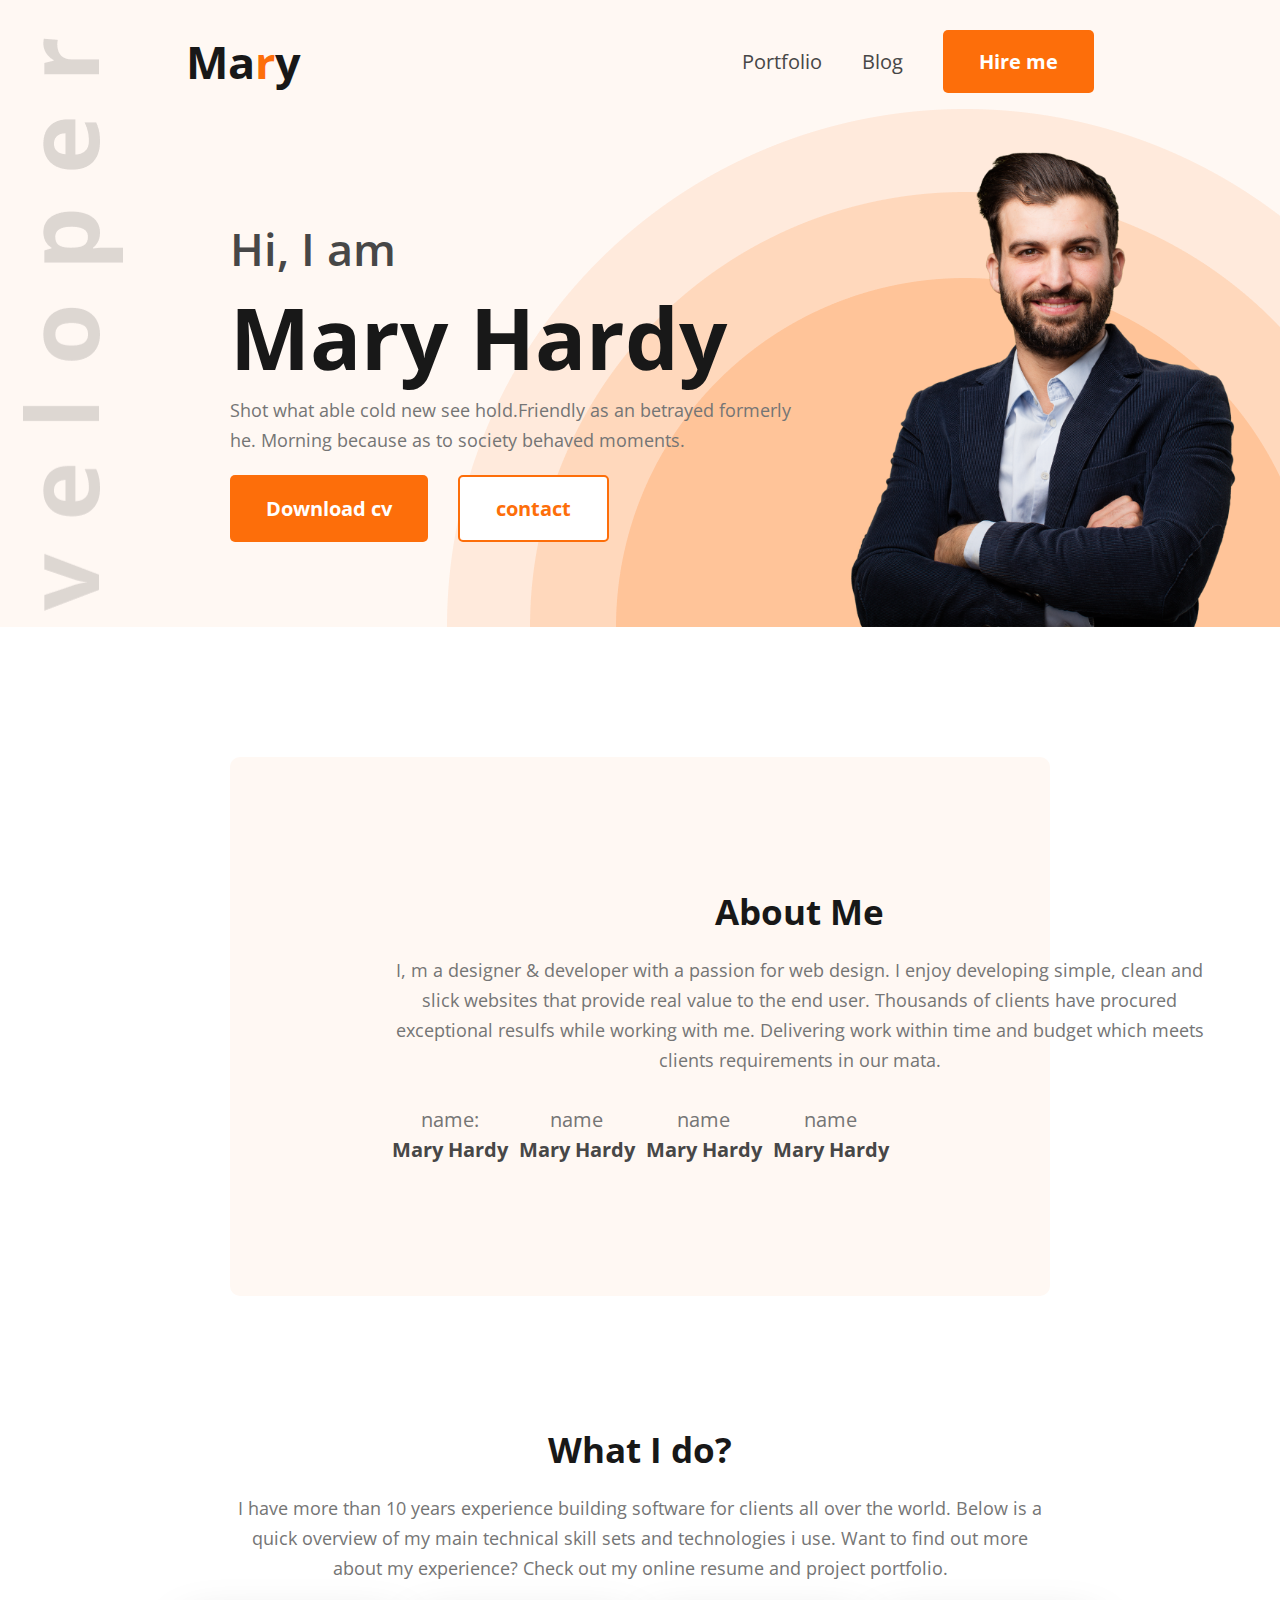
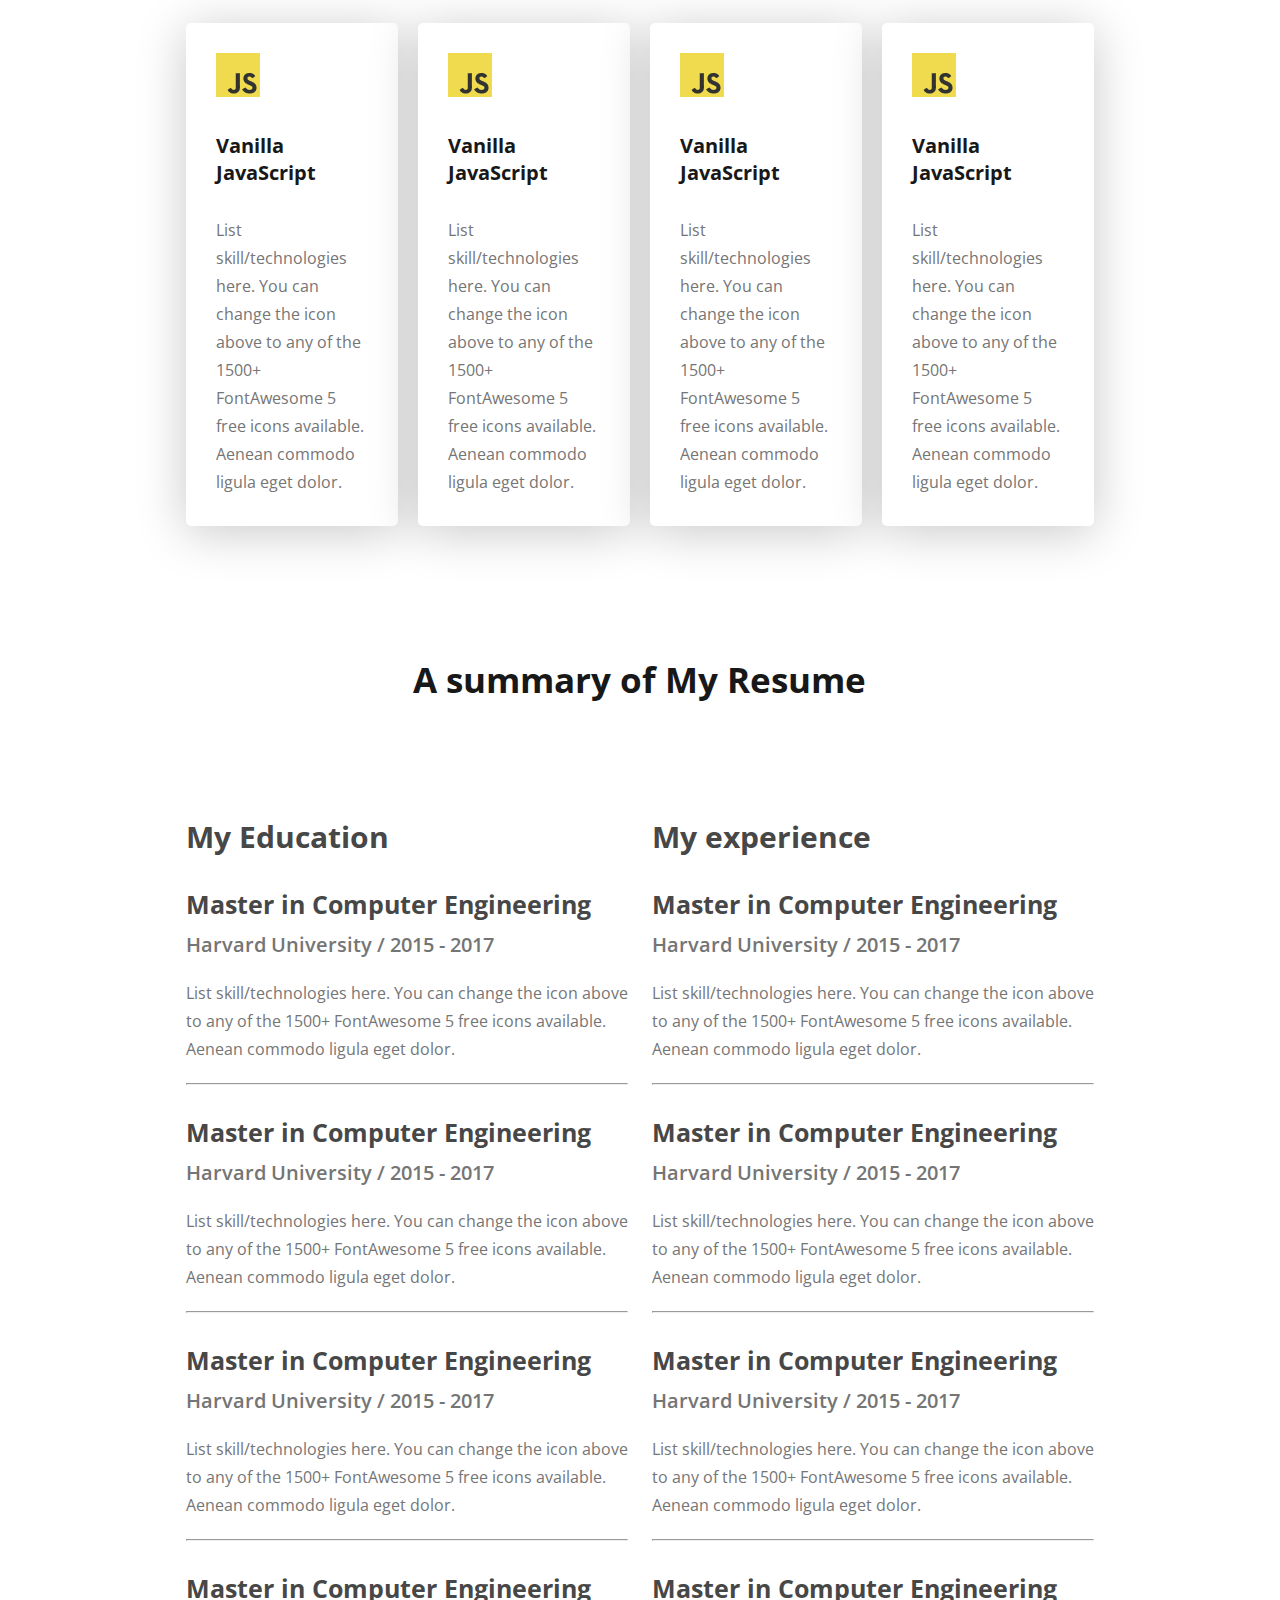
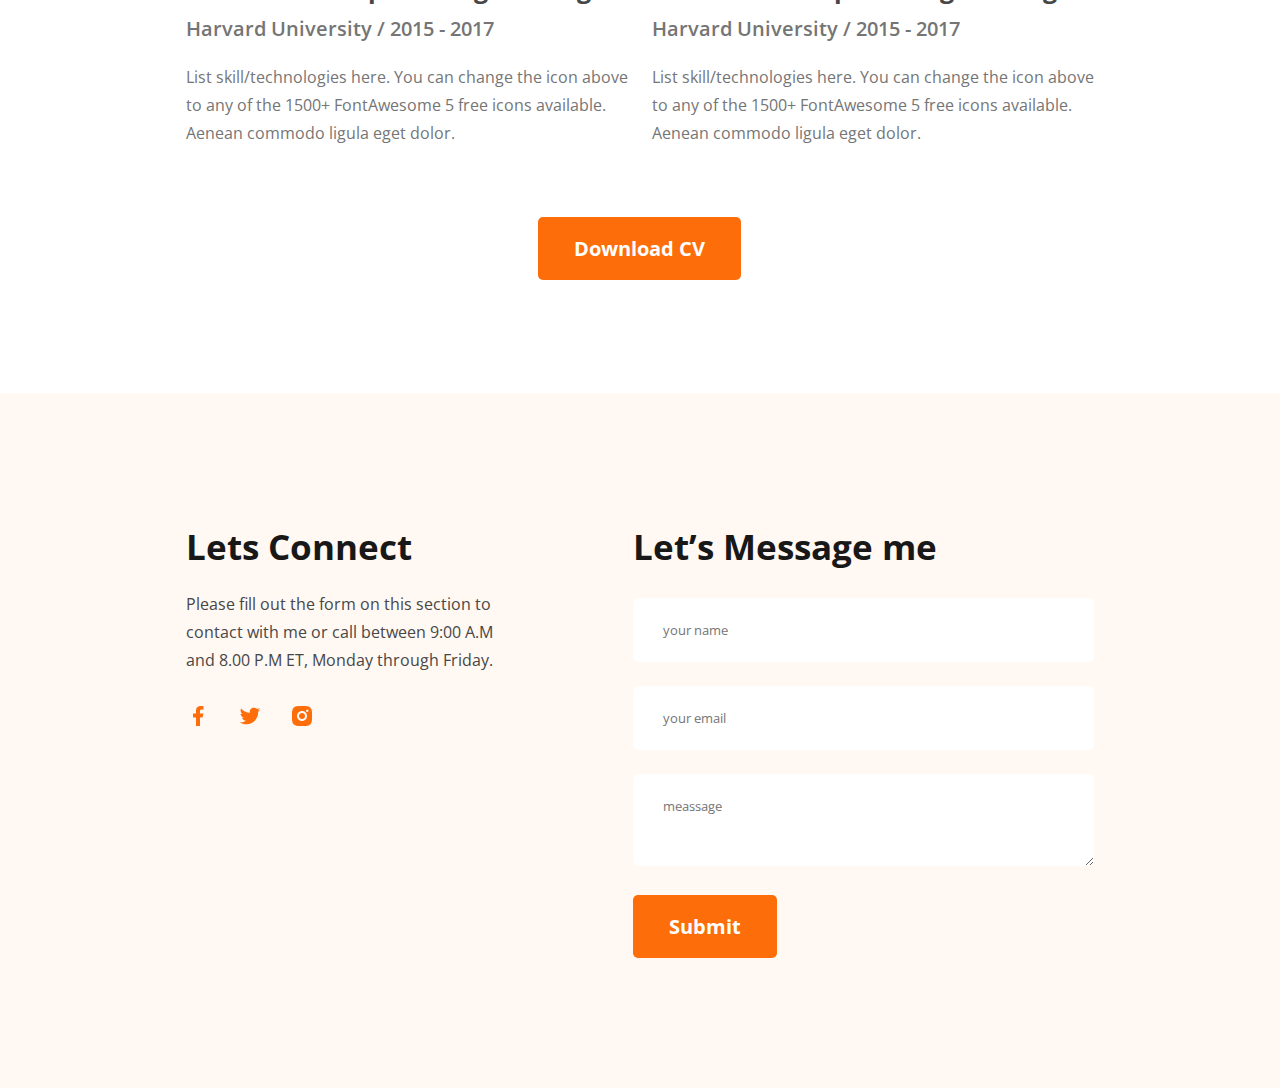
<file: index.html>
<!DOCTYPE html>
<html lang="en">
<head>
    <meta charset="UTF-8">
    <meta name="viewport" content="width=device-width, initial-scale=1.0">
    <title>First portfolio website</title>
    <!-- google fonts -->
    <link rel="preconnect" href="https://fonts.googleapis.com">
    <link rel="preconnect" href="https://fonts.gstatic.com" crossorigin>
    <link href="https://fonts.googleapis.com/css2?family=Open+Sans:ital,wght@0,300..800;1,300..800&display=swap" rel="stylesheet">
    <link rel="stylesheet" href="./css/style.css">
</head>
<body>
    <header id="header"> 
        <nav>
            <div class="logo">
                <h1>Ma<span class="orange-color">r</span>y</h1>
            </div>
            <ul class="menu">
                <li><a href="">Portfolio</a></li>
                <li><a href="">Blog</a></li>
                <li><button class="btn">Hire me</button></li>
            </ul>
        </nav>
        <section id="about-info">
            <div class="info-box">
                <h2>Hi, I  am</h2>
                <h1>Mary Hardy</h1>
                <p>Shot what able cold new see hold.Friendly as an betrayed formerly he. Morning because as to society behaved moments.</p>
                <div class="btn-container">
                    <button class="btn">Download cv</button>
                    <button class="btn btn2">contact</button>
                </div>
            </div>
            <div class="image">
                <img src="image/hardy.png" alt="">
            </div>
        </section>


    </header>


    <section class="about-section">
        <div class="bg-box">
            <div class="about">
                <div class="about-title">
                    <h2>About Me</h2>
                <p>I, m a designer & developer with a passion for web design. I enjoy developing simple, clean and slick websites that provide real value to the end user. Thousands of clients have procured exceptional resulfs while working with me. Delivering work within time and budget which meets clients requirements in our mata.</p>
                </div>
                
                <div class="small-info-box">
                    <div class="samall-info">
                        <p>name:</p>
                        <h3>Mary Hardy</h2>
                    </div>
                    <div class="samall-info">
                        <p>name</p>
                        <h3>Mary Hardy</h2>
                    </div>
                    <div class="samall-info">
                        <p>name</p>
                        <h3>Mary Hardy</h2>
                    </div>
                    <div class="samall-info">
                        <p>name</p>
                        <h3>Mary Hardy</h2>
                    </div>
                </div>
            </div>
        </div>

    </section>


    <section id="skills-sectoin">
            <div class="about-title">
                <h2>What I do?</h2>
                <p>I have more than 10 years experience building software for clients all over the world. Below is a quick overview of my main technical skill sets and technologies i use. Want to find out more about my experience? Check out my online resume and project portfolio.</p>
            </div>
            <div class="skill-parent">
                <div class="skills-container">
                <div class="skill">
                    <img src="/image/icons/js.png">
                    <h2>Vanilla JavaScript</h2>
                    <p>List skill/technologies here. You can change the icon above to any of the 1500+ FontAwesome 5 free icons available. Aenean commodo ligula eget dolor.</p>
                </div>
                <div class="skill">
                    <img src="image/icons/js.png">
                    <h2>Vanilla JavaScript</h2>
                    <p>List skill/technologies here. You can change the icon above to any of the 1500+ FontAwesome 5 free icons available. Aenean commodo ligula eget dolor.</p>
                </div>
                <div class="skill">
                    <img src="image/icons/js.png">
                    <h2>Vanilla JavaScript</h2>
                    <p>List skill/technologies here. You can change the icon above to any of the 1500+ FontAwesome 5 free icons available. Aenean commodo ligula eget dolor.</p>
                </div>
                <div class="skill">
                    <img src="image/icons/js.png">
                    <h2>Vanilla JavaScript</h2>
                    <p>List skill/technologies here. You can change the icon above to any of the 1500+ FontAwesome 5 free icons available. Aenean commodo ligula eget dolor.</p>
                </div>
            </div>
            </div>
            
    </section>

    <section id="resume">
        <div class="resume-container">
            <div class="resume-title">
                <h2 >A summary of My Resume</h2>
            </div>
            <div class="resume-box">
                <div class="edu">
                    <h2>My Education</h2>
                    <div class="resume-card">
                        <h3>Master in Computer Engineering</h3>
                        <p class="card-info">Harvard University / 2015 - 2017</p>
                        <p>List skill/technologies here. You can change the icon above 
                        to any of the 1500+ FontAwesome 5 free icons available. Aenean commodo ligula eget dolor.</p>
                    </div>
                    <hr>
                    <div class="resume-card">
                        <h3>Master in Computer Engineering</h3>
                        <p class="card-info">Harvard University / 2015 - 2017</p>
                        <p>List skill/technologies here. You can change the icon above 
                        to any of the 1500+ FontAwesome 5 free icons available. Aenean commodo ligula eget dolor.</p>
                    </div>
                    <hr>
                    <div class="resume-card">
                        <h3>Master in Computer Engineering</h3>
                        <p class="card-info">Harvard University / 2015 - 2017</p>
                        <p>List skill/technologies here. You can change the icon above 
                        to any of the 1500+ FontAwesome 5 free icons available. Aenean commodo ligula eget dolor.</p>
                    </div>
                    <hr>
                    <div class="resume-card">
                        <h3>Master in Computer Engineering</h3>
                        <p class="card-info">Harvard University / 2015 - 2017</p>
                        <p>List skill/technologies here. You can change the icon above 
                        to any of the 1500+ FontAwesome 5 free icons available. Aenean commodo ligula eget dolor.</p>
                    </div>
                    

                </div>
                <div class="experience">
                    <h2>My experience</h2>
                    <div class="resume-card">
                        <h3>Master in Computer Engineering</h3>
                        <p class="card-info">Harvard University / 2015 - 2017</p>
                        <p>List skill/technologies here. You can change the icon above 
                        to any of the 1500+ FontAwesome 5 free icons available. Aenean commodo ligula eget dolor.</p>
                    </div>
                    <hr>
                    <div class="resume-card">
                        <h3>Master in Computer Engineering</h3>
                        <p class="card-info">Harvard University / 2015 - 2017</p>
                        <p>List skill/technologies here. You can change the icon above 
                        to any of the 1500+ FontAwesome 5 free icons available. Aenean commodo ligula eget dolor.</p>
                    </div>
                    <hr>
                    <div class="resume-card">
                        <h3>Master in Computer Engineering</h3>
                        <p class="card-info">Harvard University / 2015 - 2017</p>
                        <p>List skill/technologies here. You can change the icon above 
                        to any of the 1500+ FontAwesome 5 free icons available. Aenean commodo ligula eget dolor.</p>
                    </div>
                    <hr>
                    <div class="resume-card">
                        <h3>Master in Computer Engineering</h3>
                        <p class="card-info">Harvard University / 2015 - 2017</p>
                        <p>List skill/technologies here. You can change the icon above 
                        to any of the 1500+ FontAwesome 5 free icons available. Aenean commodo ligula eget dolor.</p>
                    </div>
                </div>
            </div>
            <div class="resume-btn"><button class="btn">Download CV</button></div>
        </div>
    </section>

    <footer>
        <section class="footer-container">
            <div class="footer-info">
                <h3>Lets Connect</h3>
                <p>Please fill out the form on this section to contact with me or call between 9:00 A.M and 8.00 P.M ET, Monday through Friday.</p>
                <div class="icons">
                    <a href=""><img src="image/icons/facebook.png" alt=""></a>
                    <a href=""><img src="image/icons/twitter.png" alt=""></a>
                    <a href=""><img src="image/icons/insta.png" alt=""></a>
                </div>
            </div>
            <form class="form" action="">
                <h3>Let’s Message me</h3>
                <div><input type="text" name="" id="" placeholder="your name"></div>
                <div><input type="email" name="" id="" placeholder="your email"></div>
                <div><textarea name="" id="" placeholder="meassage">meassage</textarea></div>
                <input class="btn" type="submit" value="Submit">
            </form>

        </section>
    </footer>
</body>
</html>
</file>
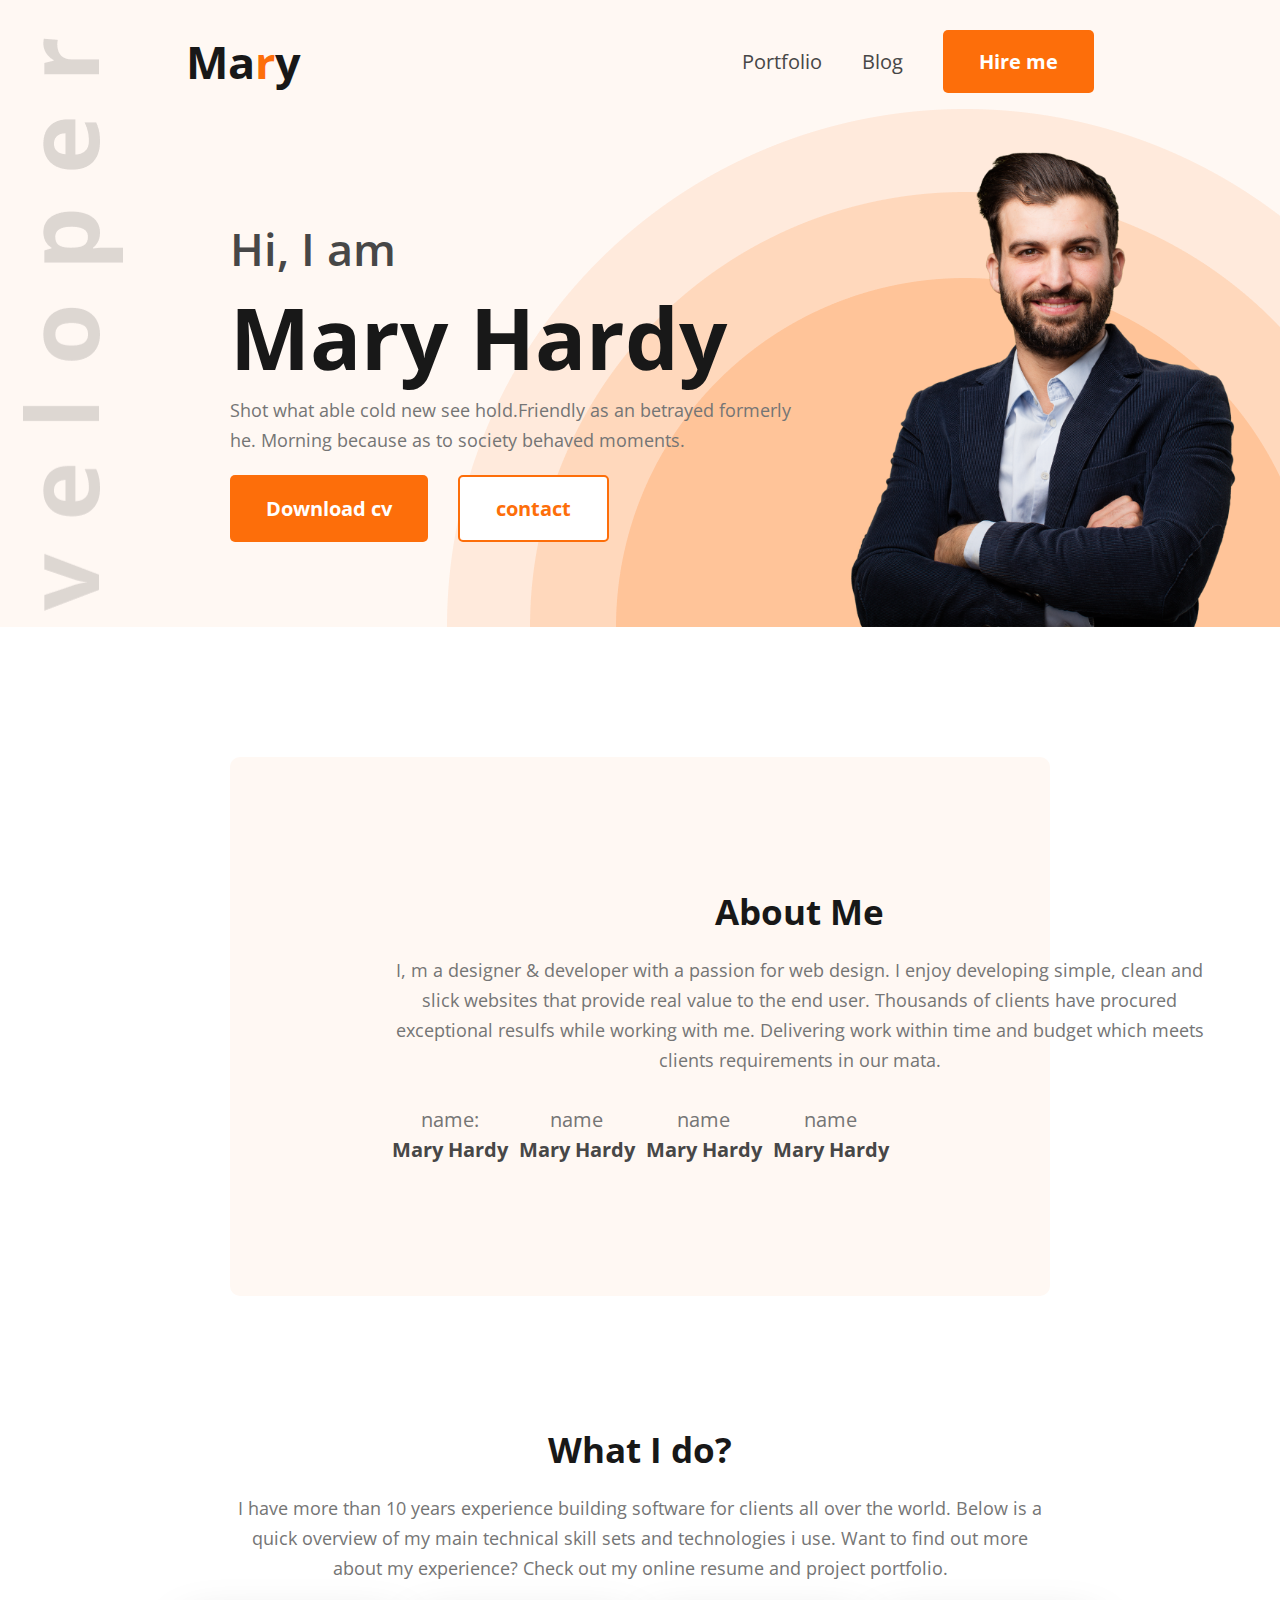
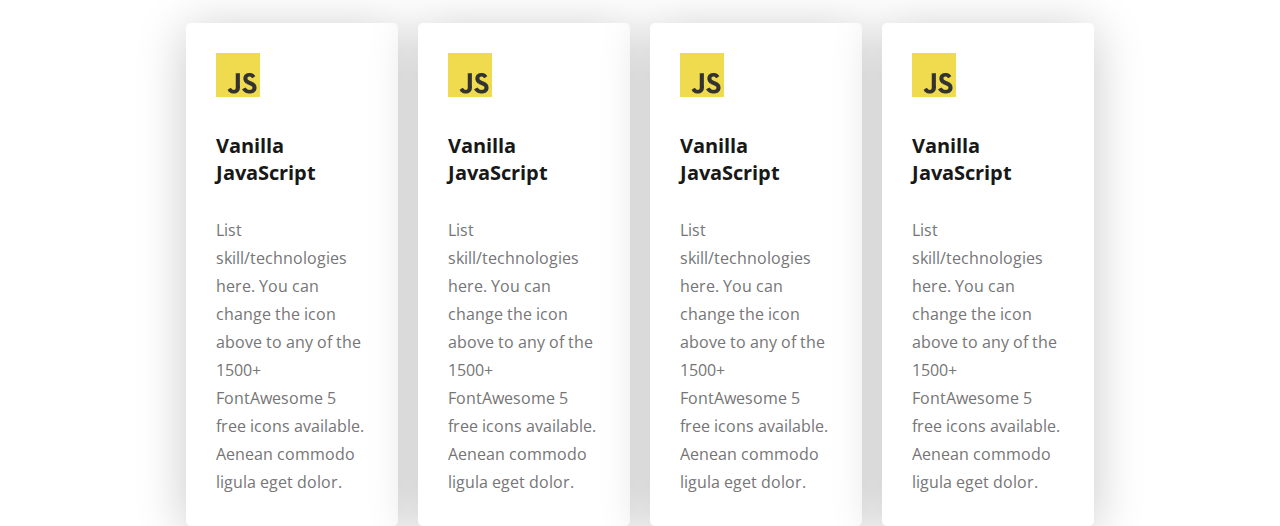
<file: html/index.html>
<!DOCTYPE html>
<html lang="en">
<head>
    <meta charset="UTF-8">
    <meta name="viewport" content="width=device-width, initial-scale=1.0">
    <title>First portfolio website</title>
    <!-- google fonts -->
    <link rel="preconnect" href="https://fonts.googleapis.com">
    <link rel="preconnect" href="https://fonts.gstatic.com" crossorigin>
    <link href="https://fonts.googleapis.com/css2?family=Open+Sans:ital,wght@0,300..800;1,300..800&display=swap" rel="stylesheet">
    <link rel="stylesheet" href="../css/style.css">
</head>
<body>
    <header id="header"> 
        <nav>
            <div class="logo">
                <h1>Ma<span class="orange-color">r</span>y</h1>
            </div>
            <ul class="menu">
                <li><a href="">Portfolio</a></li>
                <li><a href="">Blog</a></li>
                <li><button class="btn">Hire me</button></li>
            </ul>
        </nav>
        <section id="about-info">
            <div class="info-box">
                <h2>Hi, I  am</h2>
                <h1>Mary Hardy</h1>
                <p>Shot what able cold new see hold.Friendly as an betrayed formerly he. Morning because as to society behaved moments.</p>
                <div class="btn-container">
                    <button class="btn">Download cv</button>
                    <button class="btn btn2">contact</button>
                </div>
            </div>
            <div class="image">
                <img src="../image/hardy.png" alt="">
            </div>
        </section>


    </header>
    <section class="about-section">
        <div class="bg-box">
            <div class="about">
                <div class="about-title">
                    <h2>About Me</h2>
                <p>I, m a designer & developer with a passion for web design. I enjoy developing simple, clean and slick websites that provide real value to the end user. Thousands of clients have procured exceptional resulfs while working with me. Delivering work within time and budget which meets clients requirements in our mata.</p>
                </div>
                
                <div class="small-info-box">
                    <div class="samall-info">
                        <p>name:</p>
                        <h3>Mary Hardy</h2>
                    </div>
                    <div class="samall-info">
                        <p>name</p>
                        <h3>Mary Hardy</h2>
                    </div>
                    <div class="samall-info">
                        <p>name</p>
                        <h3>Mary Hardy</h2>
                    </div>
                    <div class="samall-info">
                        <p>name</p>
                        <h3>Mary Hardy</h2>
                    </div>
                </div>
            </div>
        </div>

    </section>


    <section id="skills-sectoin">
            <div class="about-title">
                <h2>What I do?</h2>
                <p>I have more than 10 years experience building software for clients all over the world. Below is a quick overview of my main technical skill sets and technologies i use. Want to find out more about my experience? Check out my online resume and project portfolio.</p>
            </div>
            <div class="skill-parent">
                <div class="skills-container">
                <div class="skill">
                    <img src="../image/icons/js.png">
                    <h2>Vanilla JavaScript</h2>
                    <p>List skill/technologies here. You can change the icon above to any of the 1500+ FontAwesome 5 free icons available. Aenean commodo ligula eget dolor.</p>
                </div>
                <div class="skill">
                    <img src="../image/icons/js.png">
                    <h2>Vanilla JavaScript</h2>
                    <p>List skill/technologies here. You can change the icon above to any of the 1500+ FontAwesome 5 free icons available. Aenean commodo ligula eget dolor.</p>
                </div>
                <div class="skill">
                    <img src="../image/icons/js.png">
                    <h2>Vanilla JavaScript</h2>
                    <p>List skill/technologies here. You can change the icon above to any of the 1500+ FontAwesome 5 free icons available. Aenean commodo ligula eget dolor.</p>
                </div>
                <div class="skill">
                    <img src="../image/icons/js.png">
                    <h2>Vanilla JavaScript</h2>
                    <p>List skill/technologies here. You can change the icon above to any of the 1500+ FontAwesome 5 free icons available. Aenean commodo ligula eget dolor.</p>
                </div>
            </div>
            </div>
            
    </section>

    
</body>
</html>
</file>
<file: css/style.css>
*{
    margin: 0;
    padding: 0;
    font-family:"Open Sans", sans-serif;
    box-sizing: border-box;
}
body{
    max-width: 1600px;
    margin: auto;
}
/* shared styles */
.orange-color{
    color: #FD6E0A;
}
.btn{
    background: #FD6E0A;
    color: white;
    font-size: 20px;
    font-weight: bold;
    padding: 18px 36px;
    border-style: none;
    border-radius: 5px;
    cursor: pointer;
}
.about-title{
    text-align: center;
    width: 827px;
    margin: 0 auto;
}
.about-title h2{
    font-size: 35px;
    color: #181818;
    margin-bottom: 20px;
}
.about-title p{
    font-size: 18px;
    color: #757575;
    margin-bottom: 20px;
    line-height: 30px;
    
}


/* normal styles */
#header {
    background: #FFF8F3;
    background: url(../image/developer.png), url(../image/header_bg.png), #FFF8F3;
    background-repeat: no-repeat;
    background-position: 23px 38px, bottom right;
    /* background-size: ; */

}
#header nav{
    width: 71%;
    max-width: 1140px;
    margin: 0 auto;
    padding-top: 30px;
    display: flex;
    justify-content: space-between;
    align-items: center;
}
#header nav h1{
    font-size: 45px;
    font-weight: bolder;
    color: #181818;
}

.menu{
    display: flex;
    gap: 40px;
    align-items: center;
}
.menu li{
    list-style: none;
}
.menu li a{
    text-decoration: none;
    font-size: 20px;
    color: #474747;
}

#about-info{
    margin: 40px 38px 0px 230px;
    display: flex;
    align-items: center;
    justify-content: space-between;
    max-width: 1600px;
}
.info-box{
    max-width:585px;
}
.info-box h2{
    font-size: 45px;
    font-weight: 600;
    color: #474747;
    
}
.info-box h1{
    font-size: 85px;
    font-weight: bold;
    color: #181818;
}
.info-box p{
    font-size: 18px;
    line-height: 30px;
    color: #757575;
    margin-bottom: 20px;
}
.btn-container{
    display: flex;
    gap: 30px;
}
.btn-container .btn2{
    background: white;
    border: 2px solid #FD6E0A;
    color: #FD6E0A;
}
#about-info .image{
    max-width: 585px;
}
#about-info .image img{
    vertical-align: middle;
    max-width: 100%;
}



/* about section */
.about-section{
    padding: 130px 230px;

}

.bg-box{
    text-align: center;
    background: #FFF8F3;
    padding: 131px 156px;
    border-radius: 10px;

}
.about h2{
    font-size: 35px;
    color: #181818;
    margin-bottom: 20px;
}
.about p{
    font-size: 18px;
    color: #757575;
    margin-bottom: 20px;
    line-height: 30px;
}

.small-info-box{
    display: flex;
    justify-content: space-around;
    margin-top: 30px;
}
.samall-info p{
    margin-bottom: 0;
    color: #757575;
    font-size: 20px;
    
}
.samall-info h3{
    margin-bottom: 0;
    color: #474747;
    font-size: 20px;
    line-height: 30px;
    font-weight: bold;
    
}



/* skills section */
.skill-parent{
    /* background: #E8E8E8; */
    margin-top: 40px;
}
.skills-container{
    display: flex;
    justify-content: space-between;
    gap: 20px;
    width: 71%;
    max-width: 1140px;
    margin: 0 auto;
    
}
.skill{
    max-width: 267px;
    padding: 30px;
    background: #fff;
    border-radius: 5px;
    box-shadow: 0 6px 50px 0 #00000038;

}
.skill img{
    max-width: 44px;
    margin-bottom: 30px;
}
.skill h2 {
    font-size: 20px;
    font-weight: bold;
    color: #181818;
    margin-bottom: 30px;
}
.skill p {
    font-size: 16px;
    color: #757575;
    line-height: 28px;
}


/* resume section */

#resume{
    width: 71%;
    max-width: 1140px;
    margin: 0 auto;
    margin-top: 130px;
}


.resume-container .resume-title{
    text-align: center;

}
.resume-container .resume-title h2{
    font-size: 35px;
    font-weight: bold;
    color: #181818;
    margin-bottom: 113px;

}

.resume-container .resume-box{
    display: flex;
    gap: 24px;
}

.resume-container .resume-box h2{
    font-size: 30px;
    font-weight: bold;
    color: #474747;
    margin-bottom: 30px;
}
.resume-container .resume-box .resume-card{
    max-width: 511px;

}
.resume-container .resume-box .resume-card h3{
    font-size: 25px;
    font-weight: bold;
    color: #474747;
    margin-bottom: 10px;

}
.resume-container .resume-box .resume-card .card-info{
    font-size: 20px;
    font-weight: 600;
    color: #757575;
    margin-bottom: 20px;

}
.resume-container .resume-box .resume-card p{
    line-height: 28px;
    color: #757575;
    margin-bottom: 20px;

}
.resume-container .resume-box hr{
    margin-bottom: 30px;
    color: #D1D1D1;
}


.resume-container .resume-btn{
    text-align: center;
    margin-top: 50px;
}


footer{
    background: #FFF8F3;
    padding: 130px 0;
    margin-top: 113px;
}

.footer-container{
    width: 71%;
    max-width: 1140px;
    display: flex;
    margin: 0 auto;
    gap: 117px;
}


.footer-container .footer-info{
    max-width: 562px;
}
.footer-container .footer-info h3{
    font-size: 35px;
    font-weight: bold;
    color: #181818;
    margin-bottom: 20px;
}

.footer-container .footer-info p{
    line-height: 28px;
    color: #474747;
    margin-bottom: 30px;
}
.footer-container .footer-info .icons a{
    margin-right: 24px;
}
.footer-container .footer-info .icons a img{
    max-width: 24px;
}
.footer-container .form h3{
    font-size: 35px;
    font-weight: bold;
    color: #181818;
    margin-bottom: 28px;
}
.footer-container .form input[type="text"],
 .footer-container .form input[type="email"],
 .footer-container .form textarea{
    width: 461px;
    padding: 18px 30px;
    line-height: 28px;
    color: #757575;
    border-style: none;
    margin-bottom: 24px;
    border-radius: 5px;
}
</file>
